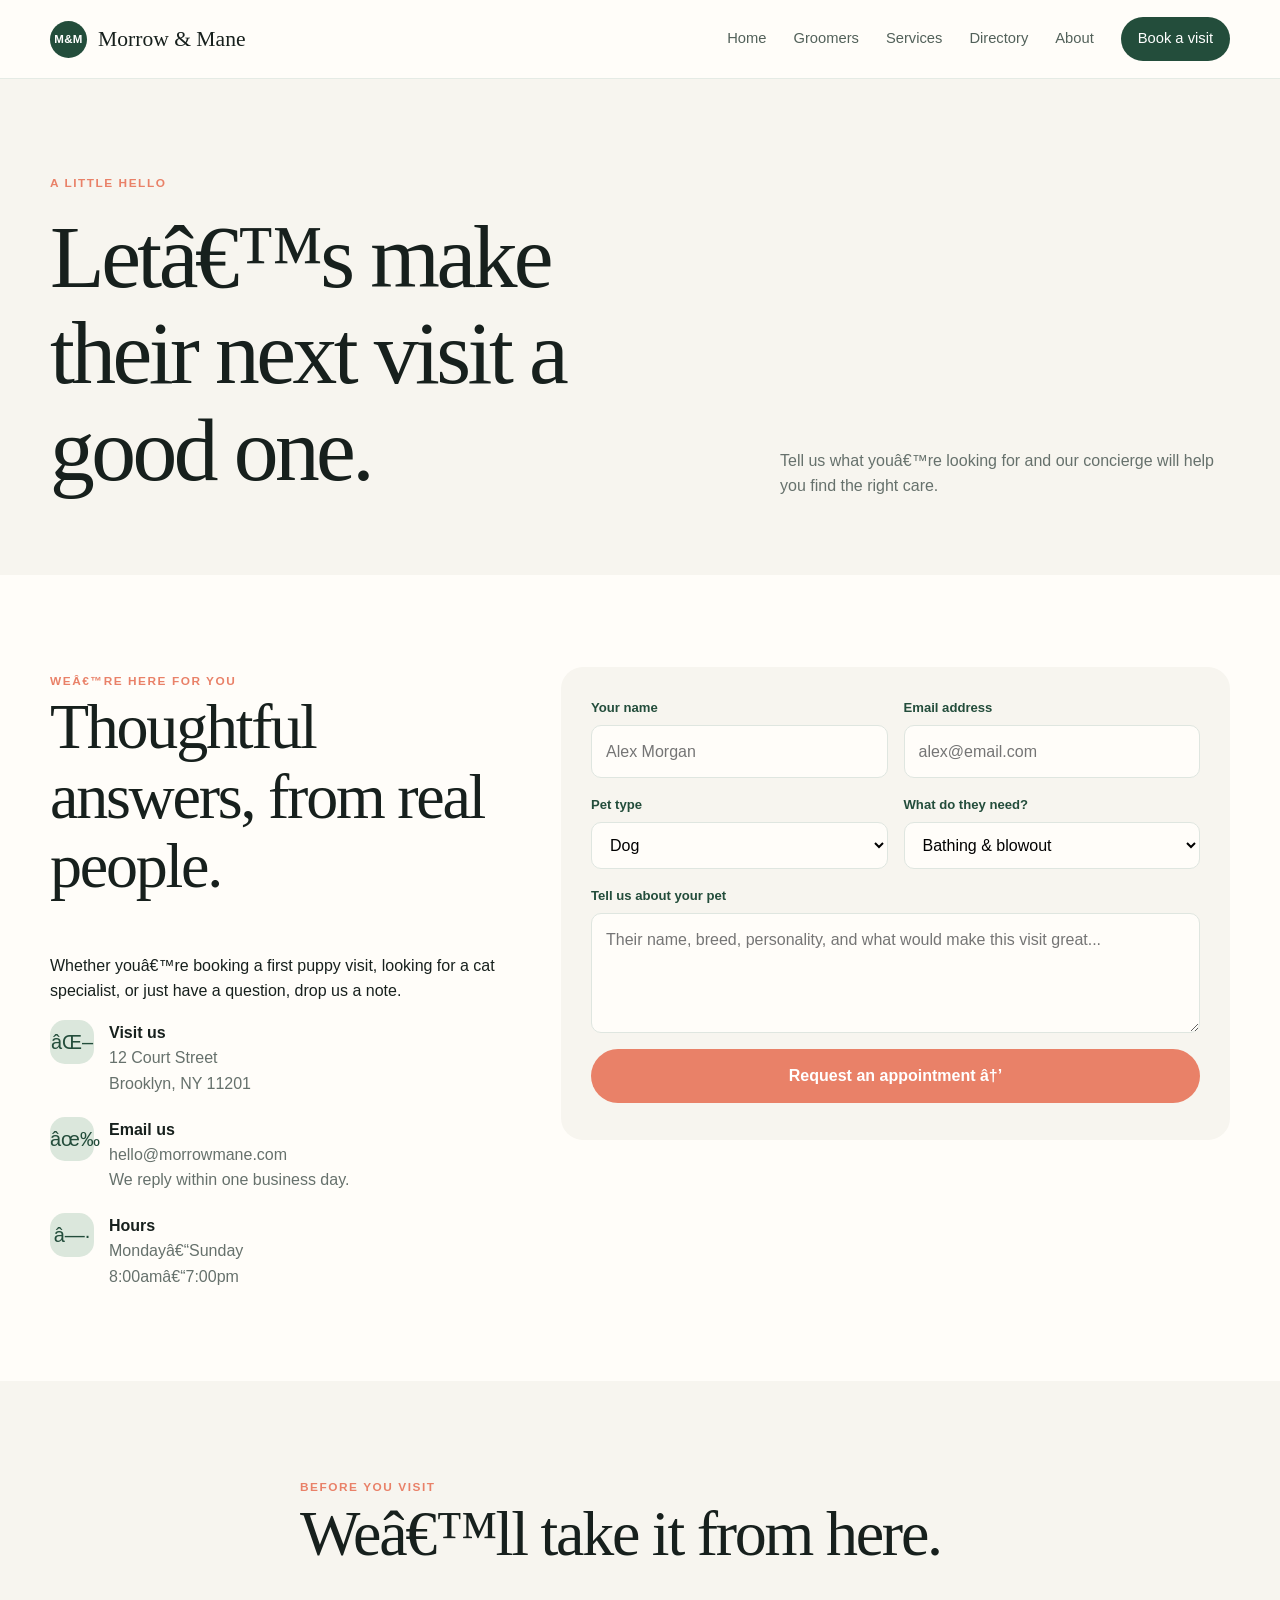
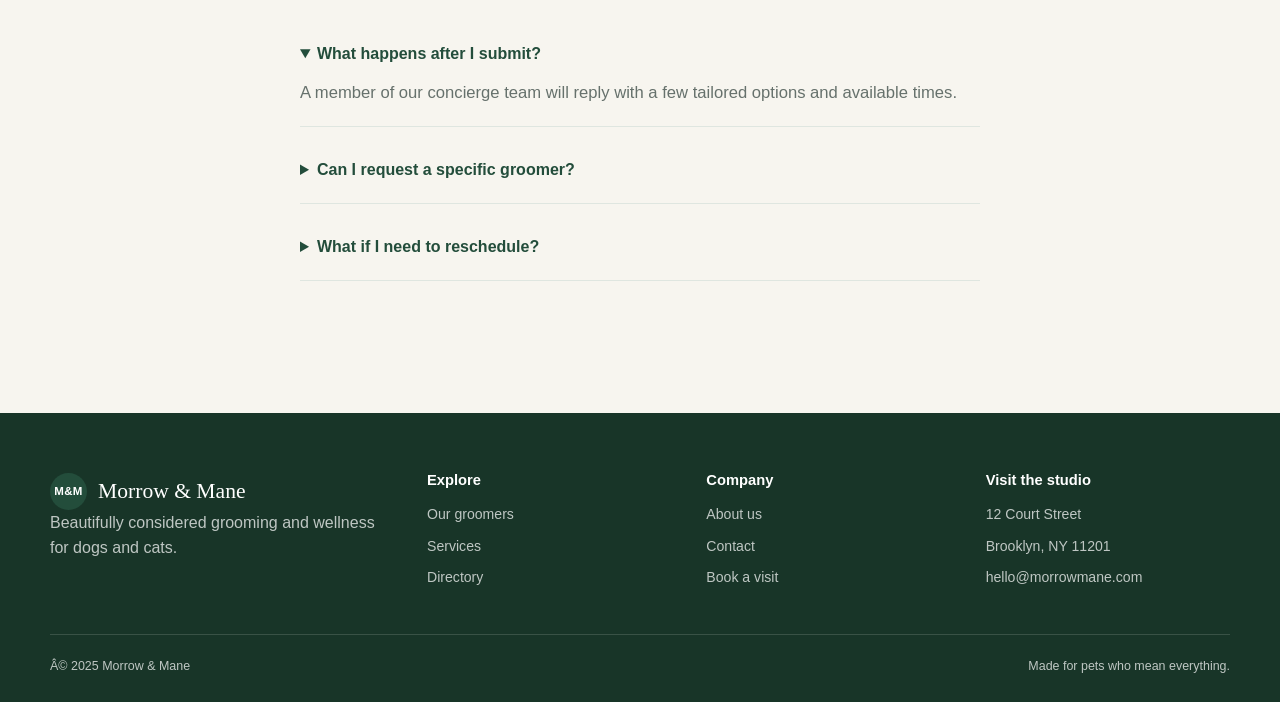
<file: contact.html>
<!doctype html>
<html lang="en">
  <head>
    <meta charset="utf-8" />
    <meta name="viewport" content="width=device-width, initial-scale=1" />
    <title>Contact & Booking | Morrow & Mane</title>
    <link rel="stylesheet" href="styles.css" />
  </head>
  <body>
    <header class="site-header">
      <div class="container navbar">
        <a class="brand" href="index.html"
          ><span class="brand-mark">M&M</span><span>Morrow & Mane</span></a
        >
        <button
          class="menu-toggle"
          data-menu-toggle
          aria-label="Open navigation"
        >
          â˜°
        </button>
        <nav class="nav-links" data-nav-links>
          <a href="index.html">Home</a>
          <a href="groomers.html">Groomers</a>
          <a href="services.html">Services</a>
          <a href="directory.html">Directory</a>
          <a href="about.html">About</a>
          <a class="nav-cta active" href="contact.html">Book a visit</a>
        </nav>
      </div>
    </header>
    <main>
      <section class="page-hero">
        <div class="container">
          <div>
            <span class="eyebrow">A little hello</span>
            <h1>Letâ€™s make their next visit a good one.</h1>
          </div>
          <p>
            Tell us what youâ€™re looking for and our concierge will help you
            find the right care.
          </p>
        </div>
      </section>
      <section class="section">
        <div class="container contact-grid">
          <div>
            <span class="eyebrow">Weâ€™re here for you</span>
            <h2>Thoughtful answers, from real people.</h2>
            <p>
              Whether youâ€™re booking a first puppy visit, looking for a cat
              specialist, or just have a question, drop us a note.
            </p>
            <div class="contact-details">
              <div class="contact-item">
                <div class="icon-badge">âŒ–</div>
                <div>
                  <h3>Visit us</h3>
                  <p>12 Court Street<br />Brooklyn, NY 11201</p>
                </div>
              </div>
              <div class="contact-item">
                <div class="icon-badge">âœ‰</div>
                <div>
                  <h3>Email us</h3>
                  <p>
                    hello@morrowmane.com<br />We reply within one business day.
                  </p>
                </div>
              </div>
              <div class="contact-item">
                <div class="icon-badge">â—·</div>
                <div>
                  <h3>Hours</h3>
                  <p>Mondayâ€“Sunday<br />8:00amâ€“7:00pm</p>
                </div>
              </div>
            </div>
          </div>
          <form class="booking-form" data-booking-form>
            <div class="form-field">
              <label for="name">Your name</label
              ><input
                id="name"
                name="name"
                placeholder="Alex Morgan"
                required
              />
            </div>
            <div class="form-field">
              <label for="email">Email address</label
              ><input
                id="email"
                name="email"
                type="email"
                placeholder="alex@email.com"
                required
              />
            </div>
            <div class="form-field">
              <label for="pet">Pet type</label
              ><select id="pet" name="pet">
                <option>Dog</option>
                <option>Cat</option>
                <option>Other</option>
              </select>
            </div>
            <div class="form-field">
              <label for="service">What do they need?</label
              ><select id="service" name="service">
                <option>Bathing & blowout</option>
                <option>Haircut</option>
                <option>De-shedding</option>
                <option>Nail trimming</option>
                <option>Not sure yet</option>
              </select>
            </div>
            <div class="form-field full">
              <label for="message">Tell us about your pet</label
              ><textarea
                id="message"
                name="message"
                placeholder="Their name, breed, personality, and what would make this visit great..."
              ></textarea>
            </div>
            <div class="form-field full">
              <button class="button button-primary" type="submit">
                Request an appointment â†’</button
              ><span data-form-message></span>
            </div>
          </form>
        </div>
      </section>
      <section class="section soft-band">
        <div class="container section-heading">
          <span class="eyebrow">Before you visit</span>
          <h2>Weâ€™ll take it from here.</h2>
          <div class="faq-list">
            <details open>
              <summary>What happens after I submit?</summary>
              <p>
                A member of our concierge team will reply with a few tailored
                options and available times.
              </p>
            </details>
            <details>
              <summary>Can I request a specific groomer?</summary>
              <p>
                Of course. Mention their name in your note and weâ€™ll do our
                best to line up the perfect appointment.
              </p>
            </details>
            <details>
              <summary>What if I need to reschedule?</summary>
              <p>
                Just email us at least 24 hours before your visit and weâ€™ll
                help you find a new time.
              </p>
            </details>
          </div>
        </div>
      </section>
    </main>
    <footer class="site-footer">
      <div class="container footer-grid">
        <div>
          <a class="brand" href="index.html"
            ><span class="brand-mark">M&M</span><span>Morrow & Mane</span></a
          >
          <p>Beautifully considered grooming and wellness for dogs and cats.</p>
        </div>
        <div>
          <h3>Explore</h3>
          <div class="footer-links">
            <a href="groomers.html">Our groomers</a
            ><a href="services.html">Services</a
            ><a href="directory.html">Directory</a>
          </div>
        </div>
        <div>
          <h3>Company</h3>
          <div class="footer-links">
            <a href="about.html">About us</a><a href="contact.html">Contact</a
            ><a href="contact.html">Book a visit</a>
          </div>
        </div>
        <div>
          <h3>Visit the studio</h3>
          <div class="footer-links">
            <span>12 Court Street</span><span>Brooklyn, NY 11201</span
            ><span>hello@morrowmane.com</span>
          </div>
        </div>
      </div>
      <div class="container footer-bottom">
        <span>Â© 2025 Morrow & Mane</span
        ><span>Made for pets who mean everything.</span>
      </div>
    </footer>
    <script src="script.js"></script>
  </body>
</html>
</file>
<file: styles.css>
:root {
  --ink: #17201d;
  --muted: #66716c;
  --line: #dfe6e0;
  --cream: #f7f5ef;
  --paper: #fffdf9;
  --sage: #dbe7dc;
  --forest: #234d3b;
  --mint: #cfe6d3;
  --coral: #e98168;
  --gold: #caa66a;
  --shadow: 0 18px 45px rgba(33, 55, 43, .09);
  --radius: 22px;
  --serif: Georgia, 'Times New Roman', serif;
  --sans: 'Trebuchet MS', 'Segoe UI', sans-serif;
}

* { box-sizing: border-box; }
html { scroll-behavior: smooth; }
body { margin: 0; color: var(--ink); background: var(--paper); font-family: var(--sans); line-height: 1.6; }
a { color: inherit; text-decoration: none; }
img { display: block; width: 100%; object-fit: cover; }
button, input, select, textarea { font: inherit; }
button { cursor: pointer; }
.container { width: min(1180px, calc(100% - 40px)); margin: 0 auto; }
.eyebrow { color: var(--coral); font-size: .74rem; font-weight: 700; letter-spacing: .13em; text-transform: uppercase; }
h1, h2, h3, p { margin-top: 0; }
h1, h2, h3 { line-height: 1.08; }
h1, h2 { font-family: var(--serif); font-weight: 400; }
h1 { font-size: clamp(3.1rem, 7vw, 6.4rem); letter-spacing: -.04em; }
h2 { font-size: clamp(2.25rem, 5vw, 4rem); letter-spacing: -.035em; }
h3 { font-size: 1.25rem; }
.section { padding: 92px 0; }
.section-heading { max-width: 680px; margin-bottom: 40px; }
.section-heading p { color: var(--muted); font-size: 1.04rem; }
.button { display: inline-flex; align-items: center; justify-content: center; gap: 9px; border: 0; border-radius: 999px; padding: 14px 22px; font-weight: 700; transition: transform .25s, box-shadow .25s, background .25s; }
.button:hover { transform: translateY(-2px); box-shadow: 0 10px 22px rgba(35, 77, 59, .16); }
.button-primary { background: var(--coral); color: #fff; }
.button-dark { background: var(--forest); color: #fff; }
.button-quiet { background: var(--sage); color: var(--forest); }
.button-outline { border: 1px solid var(--line); background: transparent; color: var(--forest); }
.text-link { color: var(--forest); font-weight: 700; }
.text-link::after { content: '  â†’'; color: var(--coral); }
.site-header { position: sticky; top: 0; z-index: 10; background: rgba(255, 253, 249, .91); border-bottom: 1px solid rgba(223, 230, 224, .8); backdrop-filter: blur(16px); }
.navbar { display: flex; align-items: center; justify-content: space-between; min-height: 78px; }
.brand { display: flex; align-items: center; gap: 11px; font-family: var(--serif); font-size: 1.35rem; }
.brand-mark { display: grid; place-items: center; width: 37px; height: 37px; border-radius: 50%; background: var(--forest); color: #fff; font-family: var(--sans); font-size: .72rem; font-weight: 700; letter-spacing: .03em; }
.nav-links { display: flex; align-items: center; gap: 27px; color: #52615a; font-size: .92rem; }
.nav-links a { position: relative; }
.nav-links a:hover, .nav-links a.active { color: var(--forest); }
.nav-links a.active::after { content: ''; position: absolute; left: 0; right: 0; bottom: -8px; height: 2px; background: var(--coral); }
.nav-cta { padding: 10px 17px; background: var(--forest); color: #fff !important; border-radius: 999px; }
.nav-cta::after { display: none; }
.menu-toggle { display: none; border: 0; background: transparent; color: var(--forest); font-size: 1.4rem; }
.hero { position: relative; min-height: 700px; display: flex; align-items: center; overflow: hidden; background: #dce7de; }
.hero-image { position: absolute; inset: 0; background: linear-gradient(90deg, rgba(19, 42, 31, .76), rgba(19, 42, 31, .08)), url('img/photo-1587300003388-59208cc962cb.jpg') center/cover; }
.hero-content { position: relative; z-index: 1; max-width: 680px; padding: 100px 0; color: #fff; }
.hero h1 { margin-bottom: 22px; max-width: 700px; }
.hero-copy { max-width: 500px; color: rgba(255,255,255,.84); font-size: 1.09rem; }
.hero-actions { display: flex; flex-wrap: wrap; gap: 12px; margin-top: 32px; }
.hero .button-quiet { background: rgba(255,255,255,.15); color: #fff; border: 1px solid rgba(255,255,255,.28); }
.hero-note { display: flex; align-items: center; gap: 12px; margin-top: 48px; color: rgba(255,255,255,.84); font-size: .9rem; }
.avatar-stack { display: flex; }
.avatar-stack img { width: 33px; height: 33px; margin-left: -8px; border: 2px solid #d4e2d7; border-radius: 50%; }
.avatar-stack img:first-child { margin-left: 0; }
.stat-strip { display: grid; grid-template-columns: repeat(4, 1fr); gap: 1px; background: var(--line); }
.stat { padding: 28px 24px; background: var(--paper); }
.stat strong { display: block; color: var(--forest); font-family: var(--serif); font-size: 2.25rem; font-weight: 400; }
.stat span { color: var(--muted); font-size: .88rem; }
.soft-band { background: var(--cream); }
.feature-grid, .card-grid { display: grid; grid-template-columns: repeat(3, 1fr); gap: 22px; }
.feature-card, .service-card, .review-card { padding: 27px; border: 1px solid var(--line); border-radius: var(--radius); background: var(--paper); box-shadow: var(--shadow); }
.feature-card { min-height: 230px; }
.icon-badge { display: grid; place-items: center; width: 48px; height: 48px; margin-bottom: 28px; border-radius: 15px; background: var(--sage); color: var(--forest); font-size: 1.25rem; }
.feature-card p, .service-card p, .review-card p { color: var(--muted); }
.split { display: grid; grid-template-columns: 1fr 1fr; gap: 70px; align-items: center; }
.round-image { min-height: 480px; border-radius: 150px 22px 22px 22px; object-fit: cover; box-shadow: 24px 24px 0 var(--sage); }
.check-list { display: grid; gap: 13px; padding: 0; margin: 28px 0; list-style: none; color: var(--muted); }
.check-list li::before { content: 'âœ“'; display: inline-grid; place-items: center; width: 22px; height: 22px; margin-right: 10px; border-radius: 50%; background: var(--mint); color: var(--forest); font-size: .75rem; font-weight: 700; }
.page-hero { padding: 90px 0 76px; background: var(--cream); }
.page-hero .container { display: flex; align-items: end; justify-content: space-between; gap: 30px; }
.page-hero h1 { max-width: 660px; margin: 14px 0 0; }
.page-hero p { max-width: 450px; margin: 0; color: var(--muted); }
.service-card { min-height: 230px; box-shadow: none; }
.service-card .service-icon { font-size: 1.8rem; color: var(--coral); }
.service-card h3 { margin: 22px 0 10px; }
.service-card .price { display: block; margin-top: 18px; color: var(--forest); font-weight: 700; }
.groomer-grid { display: grid; grid-template-columns: repeat(4, 1fr); gap: 18px; }
.groomer-card { overflow: hidden; border: 1px solid var(--line); border-radius: var(--radius); background: var(--paper); box-shadow: var(--shadow); }
.groomer-photo { height: 270px; }
.groomer-info { padding: 20px; }
.groomer-meta { display: flex; justify-content: space-between; color: var(--muted); font-size: .82rem; }
.rating { color: #b48133; font-weight: 700; }
.availability { display: inline-flex; align-items: center; gap: 6px; margin: 15px 0 18px; color: var(--forest); font-size: .8rem; font-weight: 700; }
.availability::before { content: ''; width: 8px; height: 8px; border-radius: 50%; background: #58a66a; }
.availability.limited::before { background: var(--gold); }
.availability.off::before { background: #a9b0ac; }
.calendar { display: flex; gap: 5px; margin-bottom: 17px; }
.day { display: grid; place-items: center; width: 29px; height: 29px; border-radius: 8px; background: var(--cream); color: var(--muted); font-size: .68rem; }
.day.open { background: var(--mint); color: var(--forest); font-weight: 700; }
.day.today { outline: 2px solid var(--coral); outline-offset: 1px; }
.filter-shell { padding: 22px; border: 1px solid var(--line); border-radius: var(--radius); background: var(--cream); }
.search-row { display: flex; gap: 10px; margin-bottom: 18px; }
.search-input { flex: 1; min-width: 0; padding: 14px 17px; border: 1px solid var(--line); border-radius: 12px; background: var(--paper); color: var(--ink); outline-color: var(--coral); }
.filter-grid { display: grid; grid-template-columns: repeat(5, 1fr); gap: 10px; }
.filter-grid select { width: 100%; padding: 12px 10px; border: 1px solid var(--line); border-radius: 10px; background: var(--paper); color: var(--muted); }
.results-bar { display: flex; justify-content: space-between; align-items: center; margin: 30px 0 18px; }
.results-bar p { margin: 0; color: var(--muted); font-size: .9rem; }
.directory-grid { display: grid; grid-template-columns: repeat(3, 1fr); gap: 22px; }
.business-card { overflow: hidden; border: 1px solid var(--line); border-radius: var(--radius); background: var(--paper); box-shadow: var(--shadow); }
.business-image { height: 190px; }
.business-info { padding: 21px; }
.business-top { display: flex; justify-content: space-between; gap: 10px; }
.business-top h3 { margin-bottom: 4px; }
.business-location, .hours { color: var(--muted); font-size: .82rem; }
.tags { display: flex; flex-wrap: wrap; gap: 6px; margin: 16px 0; }
.tag { padding: 5px 9px; border-radius: 999px; background: var(--sage); color: var(--forest); font-size: .72rem; }
.business-bottom { display: flex; justify-content: space-between; align-items: center; gap: 10px; margin-top: 17px; padding-top: 16px; border-top: 1px solid var(--line); }
.price { color: var(--forest); font-weight: 700; }
.no-results { grid-column: 1/-1; padding: 50px; text-align: center; color: var(--muted); }
.testimonial-wrap { display: grid; grid-template-columns: .8fr 1.2fr; gap: 60px; align-items: center; }
.review-card blockquote { margin: 0; font-family: var(--serif); font-size: 1.35rem; line-height: 1.45; }
.reviewer { display: flex; align-items: center; gap: 12px; margin-top: 22px; color: var(--muted); font-size: .85rem; }
.reviewer img { width: 39px; height: 39px; border-radius: 50%; }
.faq-list { display: grid; gap: 10px; max-width: 800px; margin: auto; }
details { padding: 20px 0; border-bottom: 1px solid var(--line); }
summary { cursor: pointer; color: var(--forest); font-weight: 700; }
details p { margin: 13px 0 0; color: var(--muted); }
.cta-band { padding: 80px 0; background: var(--forest); color: #fff; }
.cta-band .container { display: flex; align-items: center; justify-content: space-between; gap: 30px; }
.cta-band h2 { max-width: 600px; margin: 0; }
.contact-grid { display: grid; grid-template-columns: .8fr 1.2fr; gap: 65px; align-items: start; }
.contact-details { display: grid; gap: 20px; }
.contact-item { display: flex; gap: 15px; }
.contact-item .icon-badge { flex: 0 0 44px; width: 44px; height: 44px; margin: 0; }
.contact-item h3 { margin: 4px 0; font-size: 1rem; }
.contact-item p { margin: 0; color: var(--muted); }
.booking-form { display: grid; grid-template-columns: 1fr 1fr; gap: 16px; padding: 30px; border-radius: var(--radius); background: var(--cream); }
.form-field { display: grid; gap: 7px; }
.form-field.full { grid-column: 1/-1; }
.form-field label { color: var(--forest); font-size: .82rem; font-weight: 700; }
.form-field input, .form-field select, .form-field textarea { width: 100%; padding: 13px 14px; border: 1px solid var(--line); border-radius: 10px; background: var(--paper); outline-color: var(--coral); }
.form-field textarea { min-height: 120px; resize: vertical; }
.booking-form .button { width: 100%; }
.modal-backdrop { position: fixed; inset: 0; z-index: 30; display: none; place-items: center; padding: 20px; background: rgba(22, 34, 28, .58); }
.modal-backdrop.visible { display: grid; }
.modal { position: relative; width: min(520px, 100%); padding: 32px; border-radius: var(--radius); background: var(--paper); box-shadow: 0 25px 80px rgba(0,0,0,.2); }
.modal-close { position: absolute; top: 14px; right: 17px; border: 0; background: transparent; color: var(--muted); font-size: 1.6rem; }
.modal h2 { margin-bottom: 8px; font-size: 2.4rem; }
.modal p { color: var(--muted); }
.site-footer { padding: 60px 0 25px; background: #183528; color: rgba(255,255,255,.72); }
.footer-grid { display: grid; grid-template-columns: 1.4fr 1fr 1fr 1fr; gap: 35px; padding-bottom: 45px; }
.site-footer .brand { color: #fff; }
.site-footer h3 { color: #fff; font-size: .92rem; }
.footer-links { display: grid; gap: 9px; font-size: .88rem; }
.footer-bottom { display: flex; justify-content: space-between; gap: 20px; padding-top: 22px; border-top: 1px solid rgba(255,255,255,.14); font-size: .78rem; }
.reveal { animation: reveal .7s both; }
@keyframes reveal { from { opacity: 0; transform: translateY(16px); } to { opacity: 1; transform: translateY(0); } }
@media (max-width: 900px) { .nav-links { gap: 14px; } .groomer-grid { grid-template-columns: repeat(2, 1fr); } .directory-grid, .feature-grid { grid-template-columns: repeat(2, 1fr); } .filter-grid { grid-template-columns: repeat(3, 1fr); } .split, .testimonial-wrap, .contact-grid { grid-template-columns: 1fr; gap: 40px; } .round-image { min-height: 360px; } }
@media (max-width: 680px) { .container { width: min(100% - 28px, 1180px); } .section { padding: 65px 0; } .menu-toggle { display: block; } .nav-links { position: absolute; top: 78px; left: 14px; right: 14px; display: none; flex-direction: column; align-items: stretch; gap: 0; padding: 12px; border: 1px solid var(--line); border-radius: 16px; background: var(--paper); box-shadow: var(--shadow); } .nav-links.open { display: flex; } .nav-links a { padding: 11px; } .nav-links a.active::after { display: none; } .nav-cta { text-align: center; } .hero { min-height: 650px; } .hero-content { padding: 70px 0; } .stat-strip { grid-template-columns: repeat(2, 1fr); } .stat { padding: 20px 15px; } .page-hero { padding: 65px 0 55px; } .page-hero .container { display: block; } .page-hero p { margin-top: 22px; } .feature-grid, .directory-grid, .groomer-grid { grid-template-columns: 1fr; } .filter-grid { grid-template-columns: 1fr 1fr; } .search-row { display: block; } .search-row .button { width: 100%; margin-top: 10px; } .results-bar { display: block; } .results-bar .button { margin-top: 13px; } .cta-band .container { display: block; } .cta-band .button { margin-top: 25px; } .booking-form { grid-template-columns: 1fr; padding: 20px; } .form-field.full { grid-column: auto; } .footer-grid { grid-template-columns: 1fr 1fr; } .footer-grid > :first-child { grid-column: 1/-1; } .footer-bottom { display: block; } }
</file>
